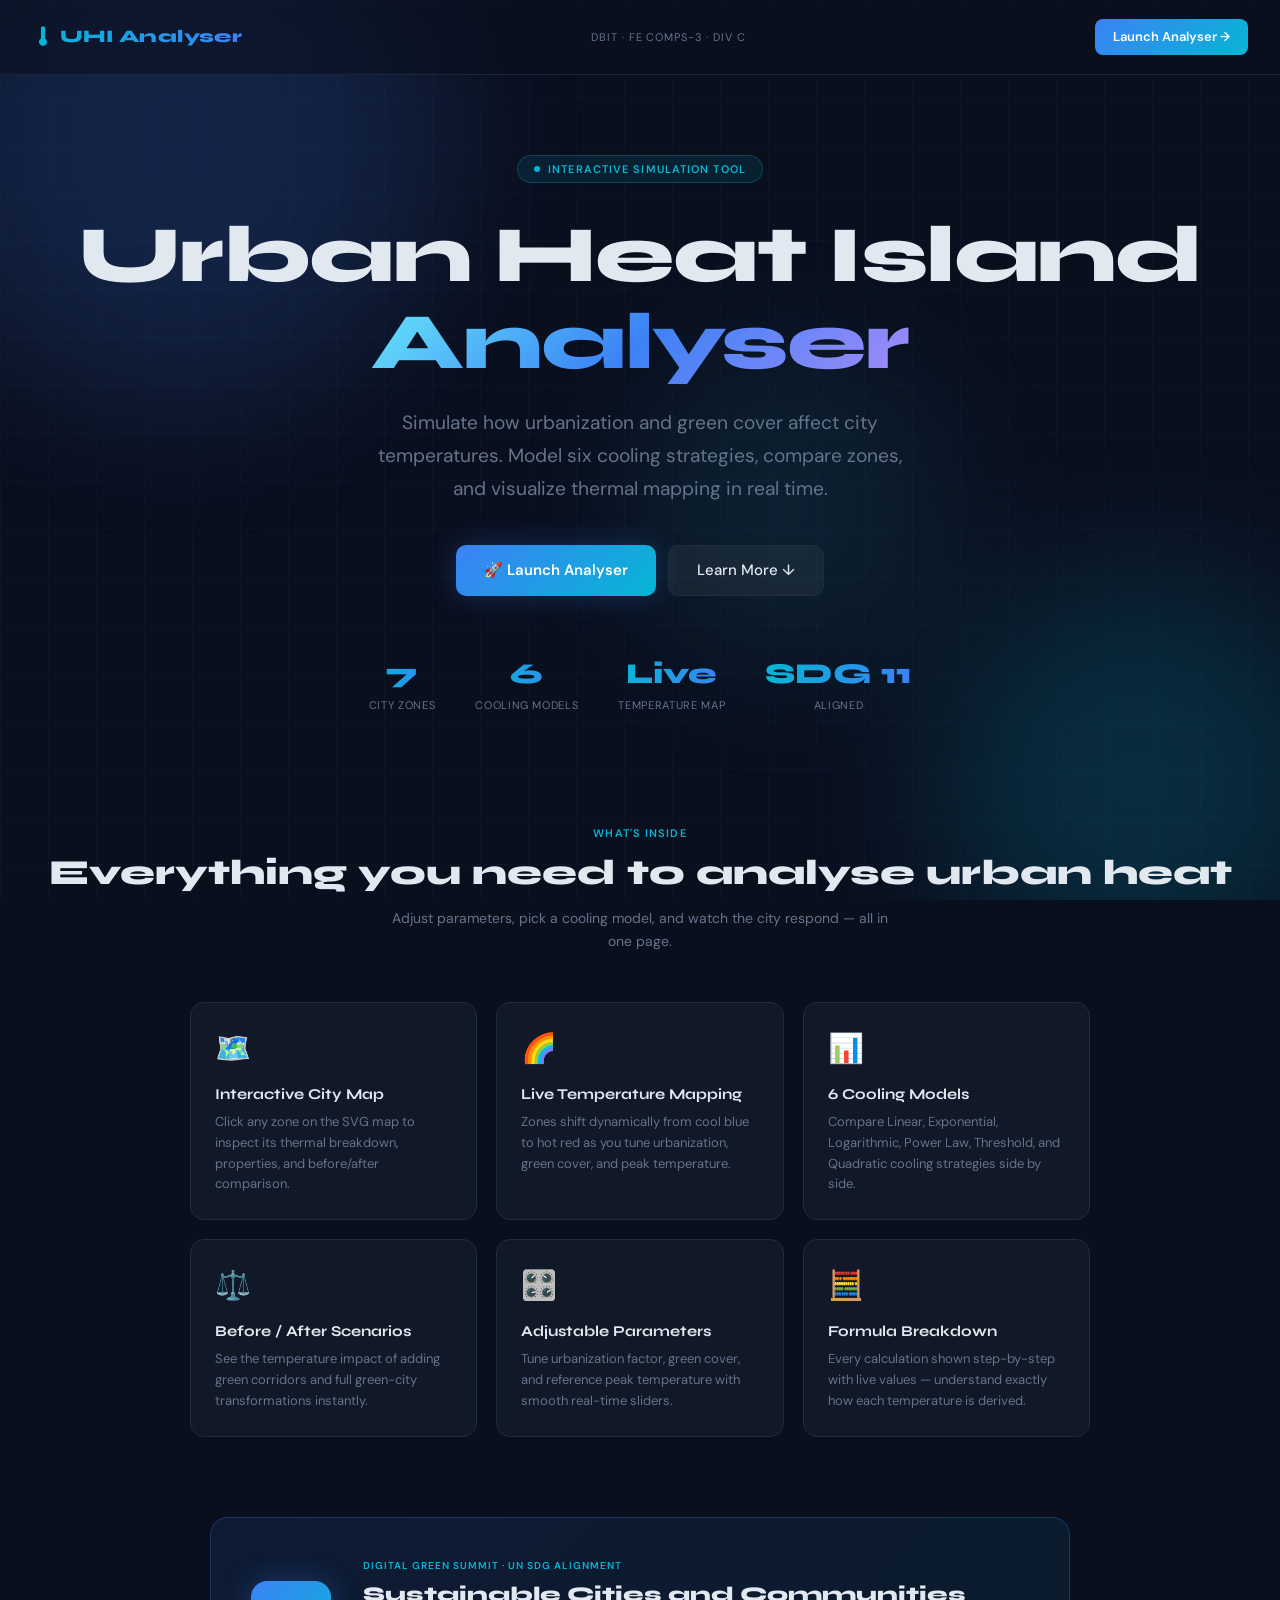
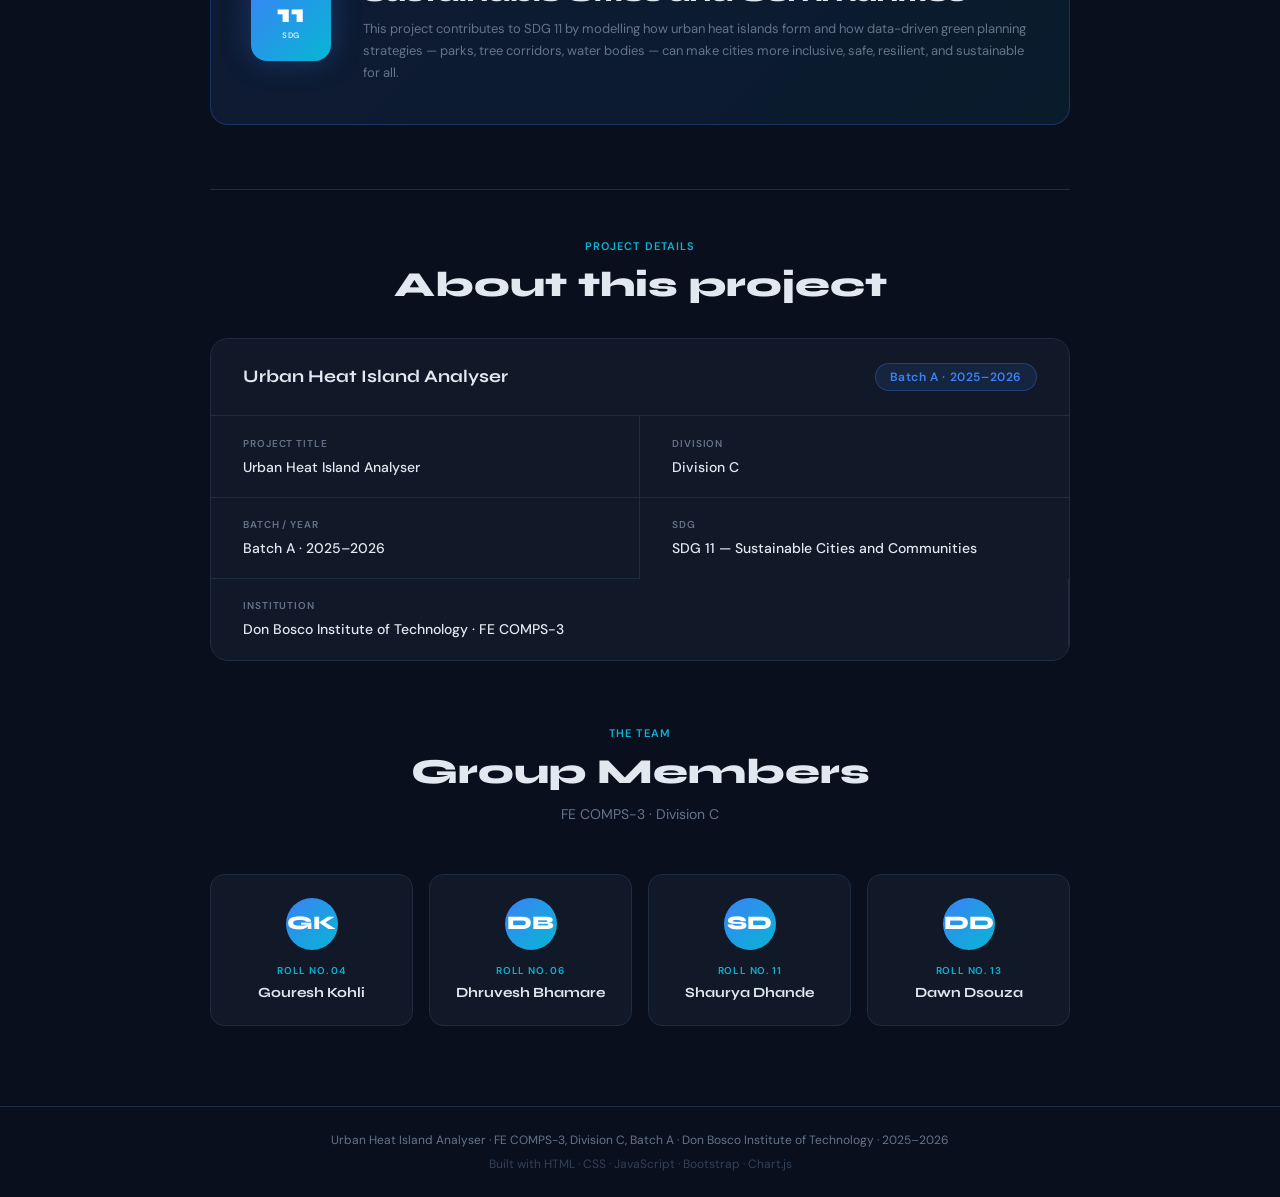
<file: home.html>
<!DOCTYPE html>
<html lang="en">
<head>
  <meta charset="UTF-8">
  <meta name="viewport" content="width=device-width, initial-scale=1.0">
  <title>UHI Analyser — Home</title>
  <link href="https://cdn.jsdelivr.net/npm/bootstrap@5.3.0/dist/css/bootstrap.min.css" rel="stylesheet">
  <link href="https://fonts.googleapis.com/css2?family=Syne:wght@400;700;800&family=DM+Sans:wght@300;400;500&display=swap" rel="stylesheet">
  <style>
    :root {
      --bg:      #0a0f1e;
      --surface: #111827;
      --border:  #1f2d40;
      --accent:  #3b82f6;
      --accent2: #06b6d4;
      --text:    #e2e8f0;
      --muted:   #64748b;
    }

    *, *::before, *::after { box-sizing: border-box; margin: 0; padding: 0; }

    body {
      background-color: var(--bg);
      color: var(--text);
      font-family: 'DM Sans', sans-serif;
      min-height: 100vh;
      overflow-x: hidden;
    }

    /* ── ANIMATED BACKGROUND ── */
    .bg-canvas {
      position: fixed;
      inset: 0;
      z-index: 0;
      pointer-events: none;
      overflow: hidden;
    }

    .bg-orb {
      position: absolute;
      border-radius: 50%;
      filter: blur(80px);
      opacity: 0.18;
      animation: orbFloat 12s ease-in-out infinite;
    }
    .bg-orb:nth-child(1) { width: 520px; height: 520px; background: #3b82f6; top: -120px; left: -80px; animation-delay: 0s; }
    .bg-orb:nth-child(2) { width: 400px; height: 400px; background: #06b6d4; bottom: -80px; right: -60px; animation-delay: -4s; }
    .bg-orb:nth-child(3) { width: 300px; height: 300px; background: #22d3ee; top: 40%; left: 50%; animation-delay: -8s; opacity: 0.1; }

    @keyframes orbFloat {
      0%, 100% { transform: translate(0, 0) scale(1); }
      33%       { transform: translate(30px, -20px) scale(1.05); }
      66%       { transform: translate(-20px, 15px) scale(0.97); }
    }

    /* Grid overlay */
    .bg-grid {
      position: fixed;
      inset: 0;
      z-index: 0;
      pointer-events: none;
      background-image:
        linear-gradient(rgba(59,130,246,0.04) 1px, transparent 1px),
        linear-gradient(90deg, rgba(59,130,246,0.04) 1px, transparent 1px);
      background-size: 48px 48px;
    }

    .page-wrap {
      position: relative;
      z-index: 1;
      min-height: 100vh;
      display: flex;
      flex-direction: column;
    }

    /* ── NAV ── */
    nav {
      padding: 1.2rem 2rem;
      display: flex;
      align-items: center;
      justify-content: space-between;
      border-bottom: 1px solid rgba(31,45,64,0.8);
      backdrop-filter: blur(10px);
      background: rgba(10,15,30,0.6);
      position: sticky;
      top: 0;
      z-index: 100;
    }

    .nav-logo {
      font-family: 'Syne', sans-serif;
      font-weight: 800;
      font-size: 1.1rem;
      background: linear-gradient(90deg, var(--accent2), var(--accent));
      -webkit-background-clip: text;
      -webkit-text-fill-color: transparent;
      background-clip: text;
      letter-spacing: 0.02em;
    }

    .nav-badge {
      font-size: 11px;
      color: var(--muted);
      letter-spacing: 0.08em;
      text-transform: uppercase;
    }

    .nav-cta {
      display: inline-flex;
      align-items: center;
      gap: 7px;
      background: linear-gradient(135deg, var(--accent), var(--accent2));
      color: white;
      border: none;
      border-radius: 8px;
      padding: 8px 18px;
      font-size: 13px;
      font-weight: 600;
      font-family: 'DM Sans', sans-serif;
      cursor: pointer;
      text-decoration: none;
      transition: opacity 0.2s, transform 0.2s;
    }
    .nav-cta:hover { opacity: 0.88; transform: translateY(-1px); color: white; }

    /* ── HERO ── */
    .hero {
      flex: 1;
      display: flex;
      flex-direction: column;
      align-items: center;
      justify-content: center;
      text-align: center;
      padding: 5rem 1.5rem 3rem;
    }

    .hero-eyebrow {
      display: inline-flex;
      align-items: center;
      gap: 8px;
      background: rgba(6,182,212,0.1);
      border: 1px solid rgba(6,182,212,0.25);
      border-radius: 40px;
      padding: 5px 16px;
      font-size: 11px;
      font-weight: 600;
      letter-spacing: 0.1em;
      text-transform: uppercase;
      color: var(--accent2);
      margin-bottom: 1.8rem;
      animation: fadeUp 0.6s ease both;
    }

    .hero-eyebrow-dot {
      width: 6px; height: 6px; border-radius: 50%;
      background: var(--accent2);
      animation: pulse 2s ease-in-out infinite;
    }

    @keyframes pulse {
      0%, 100% { opacity: 1; transform: scale(1); }
      50%       { opacity: 0.4; transform: scale(0.7); }
    }

    .hero-title {
      font-family: 'Syne', sans-serif;
      font-weight: 800;
      font-size: clamp(2.4rem, 7vw, 5rem);
      line-height: 1.08;
      letter-spacing: -0.02em;
      margin-bottom: 1.4rem;
      animation: fadeUp 0.6s 0.1s ease both;
    }

    .hero-title-grad {
      background: linear-gradient(135deg, #67e8f9 0%, #3b82f6 50%, #a78bfa 100%);
      -webkit-background-clip: text;
      -webkit-text-fill-color: transparent;
      background-clip: text;
    }

    .hero-sub {
      font-size: clamp(1rem, 2.5vw, 1.2rem);
      color: var(--muted);
      max-width: 560px;
      line-height: 1.7;
      margin-bottom: 2.5rem;
      animation: fadeUp 0.6s 0.2s ease both;
    }

    .hero-cta-group {
      display: flex;
      gap: 12px;
      justify-content: center;
      flex-wrap: wrap;
      animation: fadeUp 0.6s 0.3s ease both;
    }

    .btn-primary-hero {
      display: inline-flex;
      align-items: center;
      gap: 8px;
      background: linear-gradient(135deg, var(--accent), var(--accent2));
      color: white;
      border: none;
      border-radius: 10px;
      padding: 13px 28px;
      font-size: 15px;
      font-weight: 600;
      font-family: 'DM Sans', sans-serif;
      cursor: pointer;
      text-decoration: none;
      transition: opacity 0.2s, transform 0.2s, box-shadow 0.2s;
      box-shadow: 0 0 30px rgba(59,130,246,0.25);
    }
    .btn-primary-hero:hover { opacity: 0.9; transform: translateY(-2px); box-shadow: 0 0 40px rgba(59,130,246,0.4); color: white; }

    .btn-ghost-hero {
      display: inline-flex;
      align-items: center;
      gap: 8px;
      background: rgba(255,255,255,0.05);
      color: var(--text);
      border: 1px solid var(--border);
      border-radius: 10px;
      padding: 13px 28px;
      font-size: 15px;
      font-weight: 500;
      font-family: 'DM Sans', sans-serif;
      cursor: pointer;
      text-decoration: none;
      transition: background 0.2s, transform 0.2s;
    }
    .btn-ghost-hero:hover { background: rgba(255,255,255,0.09); transform: translateY(-2px); color: var(--text); }

    @keyframes fadeUp {
      from { opacity: 0; transform: translateY(24px); }
      to   { opacity: 1; transform: translateY(0); }
    }

    /* ── STATS ROW ── */
    .stats-row {
      display: flex;
      justify-content: center;
      gap: 2.5rem;
      flex-wrap: wrap;
      margin-top: 3.5rem;
      padding: 0 1rem;
      animation: fadeUp 0.6s 0.4s ease both;
    }

    .stat-pill {
      text-align: center;
    }
    .stat-pill-val {
      font-family: 'Syne', sans-serif;
      font-size: 1.8rem;
      font-weight: 800;
      background: linear-gradient(90deg, var(--accent2), var(--accent));
      -webkit-background-clip: text;
      -webkit-text-fill-color: transparent;
      background-clip: text;
    }
    .stat-pill-label {
      font-size: 11px;
      color: var(--muted);
      letter-spacing: 0.06em;
      text-transform: uppercase;
      margin-top: 2px;
    }

    /* ── FEATURE CARDS ── */
    .features-section {
      padding: 4rem 1.5rem;
    }

    .section-label {
      text-align: center;
      font-size: 11px;
      font-weight: 600;
      letter-spacing: 0.1em;
      text-transform: uppercase;
      color: var(--accent2);
      margin-bottom: 0.6rem;
    }

    .section-title {
      font-family: 'Syne', sans-serif;
      font-size: clamp(1.5rem, 4vw, 2.2rem);
      font-weight: 800;
      text-align: center;
      margin-bottom: 0.8rem;
    }

    .section-sub {
      text-align: center;
      color: var(--muted);
      font-size: 14px;
      max-width: 500px;
      margin: 0 auto 3rem;
      line-height: 1.7;
    }

    .feature-grid {
      display: grid;
      grid-template-columns: repeat(auto-fit, minmax(240px, 1fr));
      gap: 1.2rem;
      max-width: 900px;
      margin: 0 auto;
    }

    .feature-card {
      background: var(--surface);
      border: 1px solid var(--border);
      border-radius: 14px;
      padding: 1.5rem;
      transition: border-color 0.2s, transform 0.2s, box-shadow 0.2s;
    }
    .feature-card:hover {
      border-color: rgba(59,130,246,0.4);
      transform: translateY(-3px);
      box-shadow: 0 8px 30px rgba(59,130,246,0.1);
    }

    .feature-icon {
      font-size: 1.8rem;
      margin-bottom: 0.8rem;
    }

    .feature-title {
      font-family: 'Syne', sans-serif;
      font-size: 15px;
      font-weight: 700;
      color: var(--text);
      margin-bottom: 0.4rem;
    }

    .feature-desc {
      font-size: 13px;
      color: var(--muted);
      line-height: 1.6;
    }

    /* ── SDG BANNER ── */
    .sdg-section {
      padding: 1rem 1.5rem 4rem;
    }

    .sdg-card {
      max-width: 860px;
      margin: 0 auto;
      background: linear-gradient(135deg, rgba(59,130,246,0.1), rgba(6,182,212,0.08));
      border: 1px solid rgba(59,130,246,0.25);
      border-radius: 18px;
      padding: 2.5rem;
      display: flex;
      align-items: center;
      gap: 2rem;
      flex-wrap: wrap;
    }

    .sdg-badge {
      flex-shrink: 0;
      width: 80px;
      height: 80px;
      border-radius: 16px;
      background: linear-gradient(135deg, #3b82f6, #06b6d4);
      display: flex;
      flex-direction: column;
      align-items: center;
      justify-content: center;
      box-shadow: 0 0 30px rgba(59,130,246,0.3);
    }
    .sdg-badge-num {
      font-family: 'Syne', sans-serif;
      font-size: 1.6rem;
      font-weight: 800;
      color: white;
      line-height: 1;
    }
    .sdg-badge-label {
      font-size: 8px;
      font-weight: 600;
      letter-spacing: 0.06em;
      text-transform: uppercase;
      color: rgba(255,255,255,0.8);
      margin-top: 2px;
    }

    .sdg-text { flex: 1; min-width: 200px; }
    .sdg-eyebrow {
      font-size: 10px;
      font-weight: 600;
      letter-spacing: 0.1em;
      text-transform: uppercase;
      color: var(--accent2);
      margin-bottom: 6px;
    }
    .sdg-title {
      font-family: 'Syne', sans-serif;
      font-size: 1.3rem;
      font-weight: 800;
      color: var(--text);
      margin-bottom: 0.5rem;
    }
    .sdg-desc {
      font-size: 13px;
      color: var(--muted);
      line-height: 1.7;
    }

    /* ── PROJECT INFO CARD ── */
    .project-section {
      padding: 0 1.5rem 4rem;
    }

    .project-card {
      max-width: 860px;
      margin: 0 auto;
      background: var(--surface);
      border: 1px solid var(--border);
      border-radius: 18px;
      overflow: hidden;
    }

    .project-card-header {
      padding: 1.5rem 2rem;
      border-bottom: 1px solid var(--border);
      display: flex;
      align-items: center;
      justify-content: space-between;
      flex-wrap: wrap;
      gap: 1rem;
    }

    .project-card-title {
      font-family: 'Syne', sans-serif;
      font-size: 1.1rem;
      font-weight: 700;
      color: var(--text);
    }

    .batch-tag {
      background: rgba(59,130,246,0.12);
      border: 1px solid rgba(59,130,246,0.3);
      border-radius: 20px;
      padding: 4px 14px;
      font-size: 12px;
      font-weight: 600;
      color: var(--accent);
      letter-spacing: 0.05em;
    }

    .project-meta-grid {
      display: grid;
      grid-template-columns: 1fr 1fr;
      gap: 0;
    }

    .project-meta-item {
      padding: 1.2rem 2rem;
      border-right: 1px solid var(--border);
      border-bottom: 1px solid var(--border);
    }
    .project-meta-item:nth-child(2n) { border-right: none; }
    .project-meta-item:nth-last-child(-n+2) { border-bottom: none; }

    .meta-label {
      font-size: 10px;
      font-weight: 600;
      letter-spacing: 0.09em;
      text-transform: uppercase;
      color: var(--muted);
      margin-bottom: 6px;
    }
    .meta-value {
      font-size: 14px;
      font-weight: 500;
      color: var(--text);
    }

    /* ── MEMBERS ── */
    .members-section {
      padding: 0 1.5rem 5rem;
    }

    .members-grid {
      display: grid;
      grid-template-columns: repeat(auto-fit, minmax(180px, 1fr));
      gap: 1rem;
      max-width: 860px;
      margin: 0 auto;
    }

    .member-card {
      background: var(--surface);
      border: 1px solid var(--border);
      border-radius: 14px;
      padding: 1.4rem 1rem;
      text-align: center;
      transition: border-color 0.2s, transform 0.2s;
    }
    .member-card:hover {
      border-color: rgba(6,182,212,0.4);
      transform: translateY(-3px);
    }

    .member-avatar {
      width: 52px;
      height: 52px;
      border-radius: 50%;
      background: linear-gradient(135deg, var(--accent), var(--accent2));
      display: flex;
      align-items: center;
      justify-content: center;
      font-family: 'Syne', sans-serif;
      font-size: 1.2rem;
      font-weight: 800;
      color: white;
      margin: 0 auto 0.8rem;
    }

    .member-roll {
      font-size: 10px;
      font-weight: 600;
      letter-spacing: 0.08em;
      text-transform: uppercase;
      color: var(--accent2);
      margin-bottom: 4px;
    }

    .member-name {
      font-family: 'Syne', sans-serif;
      font-size: 14px;
      font-weight: 700;
      color: var(--text);
    }

    /* ── FOOTER ── */
    footer {
      padding: 1.5rem 2rem;
      border-top: 1px solid var(--border);
      text-align: center;
      font-size: 12px;
      color: var(--muted);
    }

    .divider {
      max-width: 860px;
      margin: 0 auto 3rem;
      height: 1px;
      background: var(--border);
    }

    /* Scrollbar */
    ::-webkit-scrollbar { width: 6px; }
    ::-webkit-scrollbar-track { background: var(--bg); }
    ::-webkit-scrollbar-thumb { background: var(--border); border-radius: 3px; }
  </style>
</head>
<body>

<!-- Animated background -->
<div class="bg-canvas">
  <div class="bg-orb"></div>
  <div class="bg-orb"></div>
  <div class="bg-orb"></div>
</div>
<div class="bg-grid"></div>

<div class="page-wrap">

  <!-- NAV -->
  <nav>
    <div class="nav-logo">🌡️ UHI Analyser</div>
    <div class="nav-badge">DBIT · FE COMPS-3 · Div C</div>
    <a href="index.html" class="nav-cta">
      Launch Analyser →
    </a>
  </nav>

  <!-- HERO -->
  <section class="hero">
    <div class="hero-eyebrow">
      <span class="hero-eyebrow-dot"></span>
      Interactive Simulation Tool
    </div>

    <h1 class="hero-title">
      Urban Heat Island<br>
      <span class="hero-title-grad">Analyser</span>
    </h1>

    <p class="hero-sub">
      Simulate how urbanization and green cover affect city temperatures. Model six cooling strategies, compare zones, and visualize thermal mapping in real time.
    </p>

    <div class="hero-cta-group">
      <a href="index.html" class="btn-primary-hero">
        🚀 Launch Analyser
      </a>
      <a href="#about" class="btn-ghost-hero">
        Learn More ↓
      </a>
    </div>

    <!-- Quick stats -->
    <div class="stats-row">
      <div class="stat-pill">
        <div class="stat-pill-val">7</div>
        <div class="stat-pill-label">City Zones</div>
      </div>
      <div class="stat-pill">
        <div class="stat-pill-val">6</div>
        <div class="stat-pill-label">Cooling Models</div>
      </div>
      <div class="stat-pill">
        <div class="stat-pill-val">Live</div>
        <div class="stat-pill-label">Temperature Map</div>
      </div>
      <div class="stat-pill">
        <div class="stat-pill-val">SDG 11</div>
        <div class="stat-pill-label">Aligned</div>
      </div>
    </div>
  </section>

  <!-- FEATURES -->
  <section class="features-section" id="about">
    <div class="section-label">What's inside</div>
    <h2 class="section-title">Everything you need to analyse urban heat</h2>
    <p class="section-sub">Adjust parameters, pick a cooling model, and watch the city respond — all in one page.</p>

    <div class="feature-grid">
      <div class="feature-card">
        <div class="feature-icon">🗺️</div>
        <div class="feature-title">Interactive City Map</div>
        <div class="feature-desc">Click any zone on the SVG map to inspect its thermal breakdown, properties, and before/after comparison.</div>
      </div>
      <div class="feature-card">
        <div class="feature-icon">🌈</div>
        <div class="feature-title">Live Temperature Mapping</div>
        <div class="feature-desc">Zones shift dynamically from cool blue to hot red as you tune urbanization, green cover, and peak temperature.</div>
      </div>
      <div class="feature-card">
        <div class="feature-icon">📊</div>
        <div class="feature-title">6 Cooling Models</div>
        <div class="feature-desc">Compare Linear, Exponential, Logarithmic, Power Law, Threshold, and Quadratic cooling strategies side by side.</div>
      </div>
      <div class="feature-card">
        <div class="feature-icon">⚖️</div>
        <div class="feature-title">Before / After Scenarios</div>
        <div class="feature-desc">See the temperature impact of adding green corridors and full green-city transformations instantly.</div>
      </div>
      <div class="feature-card">
        <div class="feature-icon">🎛️</div>
        <div class="feature-title">Adjustable Parameters</div>
        <div class="feature-desc">Tune urbanization factor, green cover, and reference peak temperature with smooth real-time sliders.</div>
      </div>
      <div class="feature-card">
        <div class="feature-icon">🧮</div>
        <div class="feature-title">Formula Breakdown</div>
        <div class="feature-desc">Every calculation shown step-by-step with live values — understand exactly how each temperature is derived.</div>
      </div>
    </div>
  </section>

  <!-- SDG CARD -->
  <section class="sdg-section">
    <div class="sdg-card">
      <div class="sdg-badge">
        <div class="sdg-badge-num">11</div>
        <div class="sdg-badge-label">SDG</div>
      </div>
      <div class="sdg-text">
        <div class="sdg-eyebrow">Digital Green Summit · UN SDG Alignment</div>
        <div class="sdg-title">Sustainable Cities and Communities</div>
        <div class="sdg-desc">
          This project contributes to SDG 11 by modelling how urban heat islands form and how data-driven green planning strategies — parks, tree corridors, water bodies — can make cities more inclusive, safe, resilient, and sustainable for all.
        </div>
      </div>
    </div>
  </section>

  <!-- PROJECT INFO -->
  <section class="project-section">
    <div class="divider"></div>
    <div class="section-label">Project Details</div>
    <h2 class="section-title" style="margin-bottom:2rem;">About this project</h2>

    <div class="project-card">
      <div class="project-card-header">
        <div class="project-card-title">Urban Heat Island Analyser</div>
        <div class="batch-tag">Batch A · 2025–2026</div>
      </div>
      <div class="project-meta-grid">
        <div class="project-meta-item">
          <div class="meta-label">Project Title</div>
          <div class="meta-value">Urban Heat Island Analyser</div>
        </div>
        <div class="project-meta-item">
          <div class="meta-label">Division</div>
          <div class="meta-value">Division C</div>
        </div>
        <div class="project-meta-item">
          <div class="meta-label">Batch / Year</div>
          <div class="meta-value">Batch A · 2025–2026</div>
        </div>
        <div class="project-meta-item">
          <div class="meta-label">SDG</div>
          <div class="meta-value">SDG 11 — Sustainable Cities and Communities</div>
        </div>
        <div class="project-meta-item" style="grid-column: 1 / -1; border-bottom: none;">
          <div class="meta-label">Institution</div>
          <div class="meta-value">Don Bosco Institute of Technology · FE COMPS-3</div>
        </div>
      </div>
    </div>
  </section>

  <!-- MEMBERS -->
  <section class="members-section">
    <div class="section-label">The Team</div>
    <h2 class="section-title" style="margin-bottom:0.6rem;">Group Members</h2>
    <p class="section-sub">FE COMPS-3 · Division C</p>

    <div class="members-grid">
      <div class="member-card">
        <div class="member-avatar">GK</div>
        <div class="member-roll">Roll No. 04</div>
        <div class="member-name">Gouresh Kohli</div>
      </div>
      <div class="member-card">
        <div class="member-avatar">DB</div>
        <div class="member-roll">Roll No. 06</div>
        <div class="member-name">Dhruvesh Bhamare</div>
      </div>
      <div class="member-card">
        <div class="member-avatar">SD</div>
        <div class="member-roll">Roll No. 11</div>
        <div class="member-name">Shaurya Dhande</div>
      </div>
      <div class="member-card">
        <div class="member-avatar">DD</div>
        <div class="member-roll">Roll No. 13</div>
        <div class="member-name">Dawn Dsouza</div>
      </div>
    </div>
  </section>

  <!-- FOOTER -->
  <footer>
    <div>Urban Heat Island Analyser · FE COMPS-3, Division C, Batch A · Don Bosco Institute of Technology · 2025–2026</div>
    <div style="margin-top:6px; color:#334155;">Built with HTML · CSS · JavaScript · Bootstrap · Chart.js</div>
  </footer>

</div>
</body>
</html>
</file>
